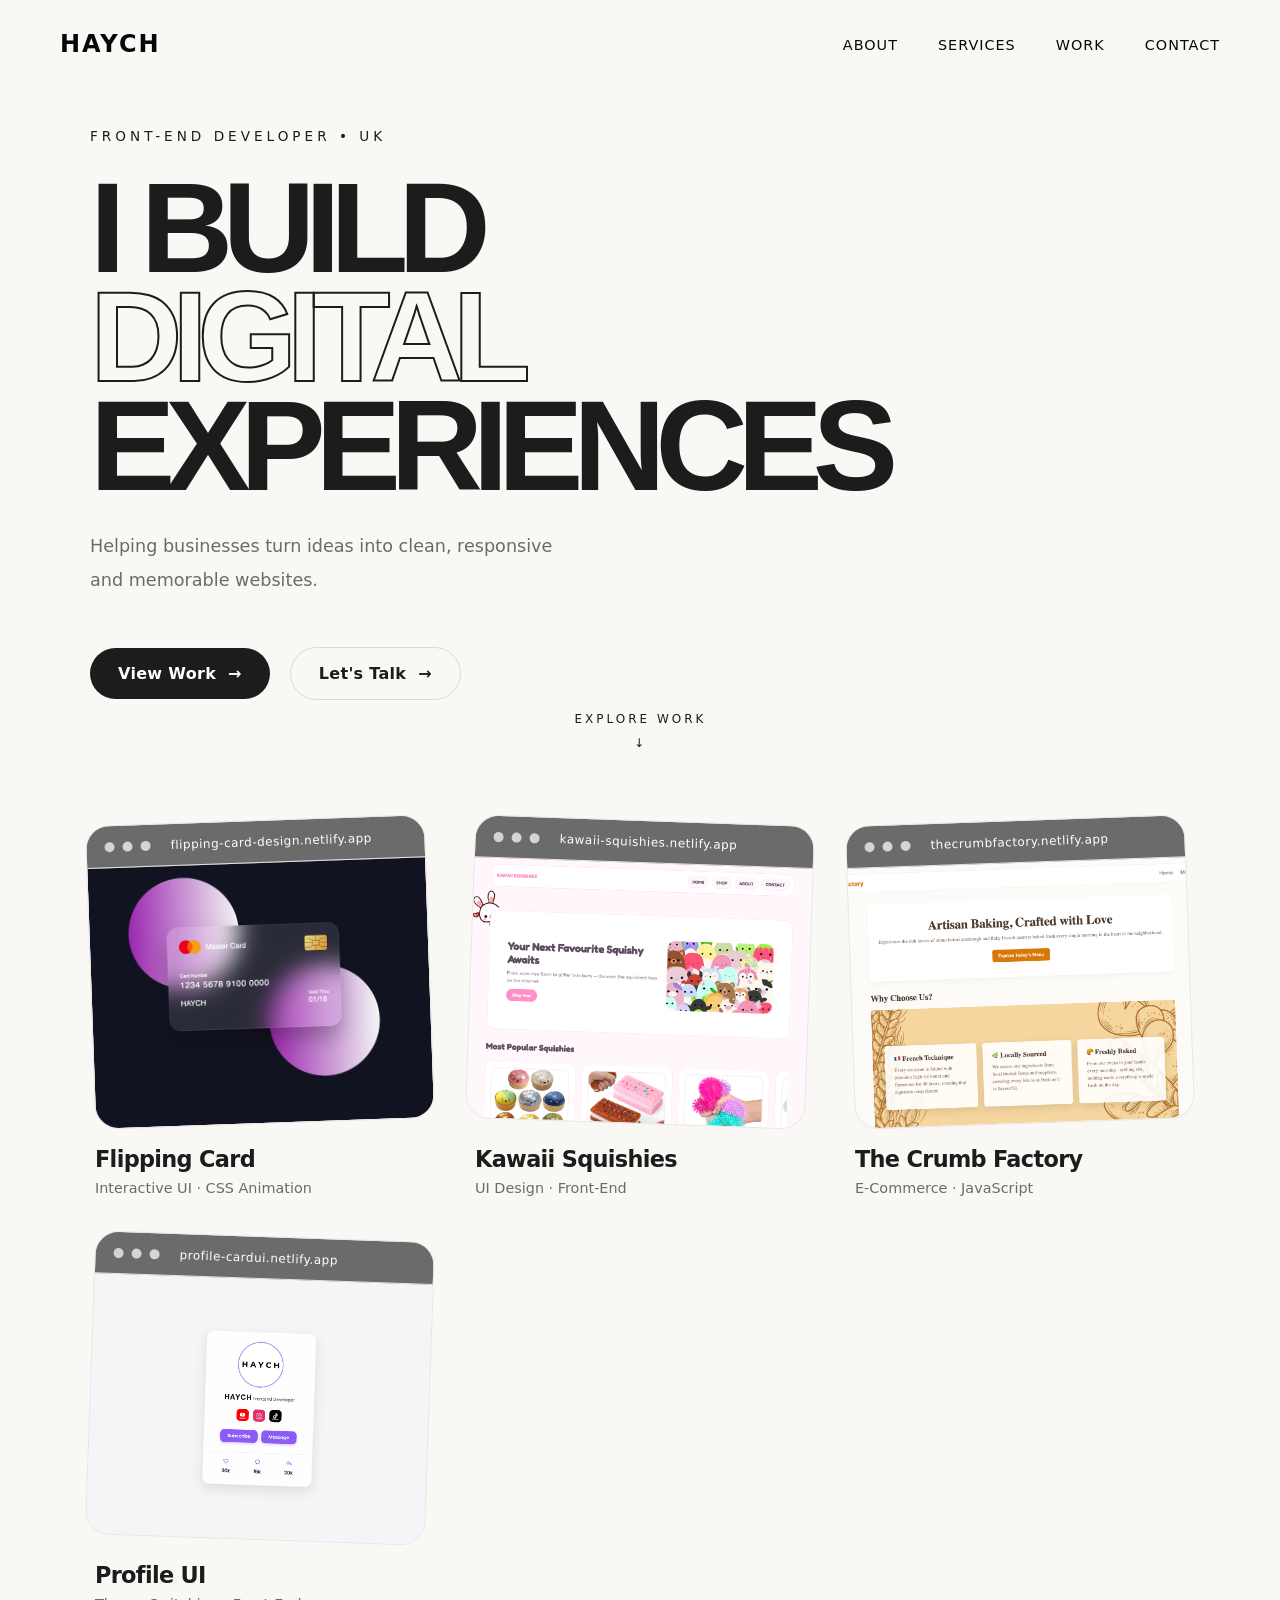
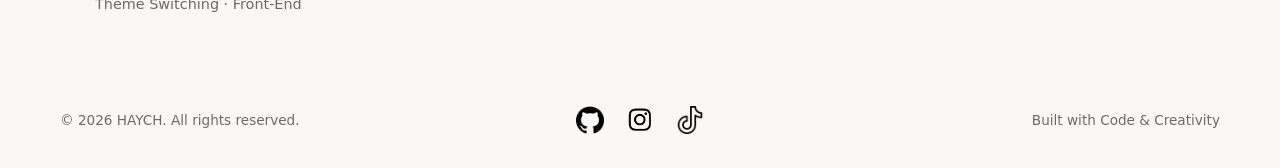
<file: index.html>
<!DOCTYPE html>
<html lang="en">
<head>
  <meta charset="UTF-8">
  <meta name="viewport" content="width=device-width, initial-scale=1.0">
  <title>HAYCH | HOME</title>
  <link rel="stylesheet" href="styles.css">
  <script src="main.js" defer></script>
  <link href="https://fonts.cdnfonts.com/css/soehne" rel="stylesheet">
</head>

<body>

  <nav class="site-nav">
    <div class="site-nav-logo">
      <a href="index.html" class="site-nav-logo-link">
        <span class="site-logo">HAYCH</span>
      </a>
    </div>

    <ul class="site-nav-links">
      <li><a href="about.html" class="site-nav-link">About</a></li>
      <li><a href="services.html" class="site-nav-link">Services</a></li>
      <li><a href="work.html" class="site-nav-link">Work</a></li>
      <li><a href="contact.html" class="site-nav-link">Contact</a></li>
    </ul>

    <button class="nav-toggle" id="navToggle" aria-label="Open menu" aria-expanded="false" aria-controls="mobileMenu">
      <span class="nav-toggle-bar"></span>
      <span class="nav-toggle-bar"></span>
      <span class="nav-toggle-bar"></span>
    </button>
  </nav>

  <div class="mobile-menu" id="mobileMenu">
    <ul class="mobile-menu-links">
      <li><a href="about.html" class="mobile-menu-link">About</a></li>
      <li><a href="services.html" class="mobile-menu-link">Services</a></li>
      <li><a href="work.html" class="mobile-menu-link">Work</a></li>
      <li><a href="contact.html" class="mobile-menu-link">Contact</a></li>
    </ul>
  </div>

  <main class="home">
    <div class="hero-stage">
      <section class="hero scroll-reveal">

          <div class="hero-left">
              <p class="hero-tag">FRONT-END DEVELOPER • UK</p>

              <h1 class="hero-title">
                I BUILD
                <span class="outline">DIGITAL</span>
                EXPERIENCES
              </h1>

              <p class="hero-description">
                  Helping businesses turn ideas into clean,
                  responsive and memorable websites.
              </p>

              <div class="hero-buttons">
                  <a href="work.html" class="btn-primary">
                      View Work
                  </a>

                  <a href="contact.html" class="btn-secondary">
                      Let's Talk
                  </a>
              </div>
          </div>

          <div class="hero-scroll">
            <span>Explore Work</span>
            <span class="arrow">↓</span>
          </div>

      </section>
    </div>

    <div class="work-preview-grid">
 
        <a href="https://flipping-card-design.netlify.app/" class="project-card scroll-reveal delay-1" target="_blank" rel="noopener">
          <div class="project-card-window">
            <div class="project-card-bar">
              <span class="project-card-dot"></span>
              <span class="project-card-dot"></span>
              <span class="project-card-dot"></span>
              <span class="project-card-url">flipping-card-design.netlify.app</span>
            </div>
            <div class="project-card-image">
              <img src="images/project1.png" alt="Flipping Card project preview">
            </div>
          </div>
          <div class="project-card-info">
            <h3 class="project-card-title">Flipping Card</h3>
            <p class="project-card-tag">Interactive UI · CSS Animation</p>
          </div>
        </a>
 
        <a href="https://kawaii-squishies.netlify.app/" class="project-card scroll-reveal delay-2" target="_blank" rel="noopener">
          <div class="project-card-window">
            <div class="project-card-bar">
              <span class="project-card-dot"></span>
              <span class="project-card-dot"></span>
              <span class="project-card-dot"></span>
              <span class="project-card-url">kawaii-squishies.netlify.app</span>
            </div>
            <div class="project-card-image">
              <img src="images/project2.png" alt="Kawaii Squishies project preview">
            </div>
          </div>
          <div class="project-card-info">
            <h3 class="project-card-title">Kawaii Squishies</h3>
            <p class="project-card-tag">UI Design · Front-End</p>
          </div>
        </a>

        <a href="https://thecrumbfactory.netlify.app/" class="project-card scroll-reveal delay-3" target="_blank" rel="noopener">
          <div class="project-card-window">
            <div class="project-card-bar">
              <span class="project-card-dot"></span>
              <span class="project-card-dot"></span>
              <span class="project-card-dot"></span>
              <span class="project-card-url">thecrumbfactory.netlify.app</span>
            </div>
            <div class="project-card-image">
              <img src="images/project4.png" alt="The Crumb Factory project preview">
            </div>
          </div>
          <div class="project-card-info">
            <h3 class="project-card-title">The Crumb Factory</h3>
            <p class="project-card-tag">E-Commerce · JavaScript</p>
          </div>
        </a>
 
        <a href="https://profile-cardui.netlify.app/" class="project-card scroll-reveal delay-1" target="_blank" rel="noopener">
          <div class="project-card-window">
            <div class="project-card-bar">
              <span class="project-card-dot"></span>
              <span class="project-card-dot"></span>
              <span class="project-card-dot"></span>
              <span class="project-card-url">profile-cardui.netlify.app</span>
            </div>
            <div class="project-card-image">
              <img src="images/project3.png" alt="Profile UI project preview">
            </div>
          </div>
          <div class="project-card-info">
            <h3 class="project-card-title">Profile UI</h3>
            <p class="project-card-tag">Theme Switching · Front-End</p>
          </div>
        </a>
 
      </div>
  </main>

  <footer class="site-footer scroll-reveal">
    <div class="site-footer-container">

      <p class="site-footer-copy">
        &copy; 2026 HAYCH. All rights reserved.
      </p>

      <div class="site-footer-socials">
        <a href="https://github.com/haych21" class="site-footer-social-link">
          <img src="images/github.png" class="site-footer-icon" alt="GitHub">
        </a>

        <a href="https://www.instagram.com/_.haychh1" class="site-footer-social-link">
          <img src="images/ig.png" class="site-footer-icon" alt="Instagram">
        </a>

        <a href="https://www.tiktok.com/@haychhh.1" class="site-footer-social-link">
          <img src="images/tiktok.png" class="site-footer-icon" alt="TikTok">
        </a>
      </div>

      <div class="site-footer-meta">
        Built with Code & Creativity
      </div>

    </div>
  </footer>

</body>
</html>
</file>
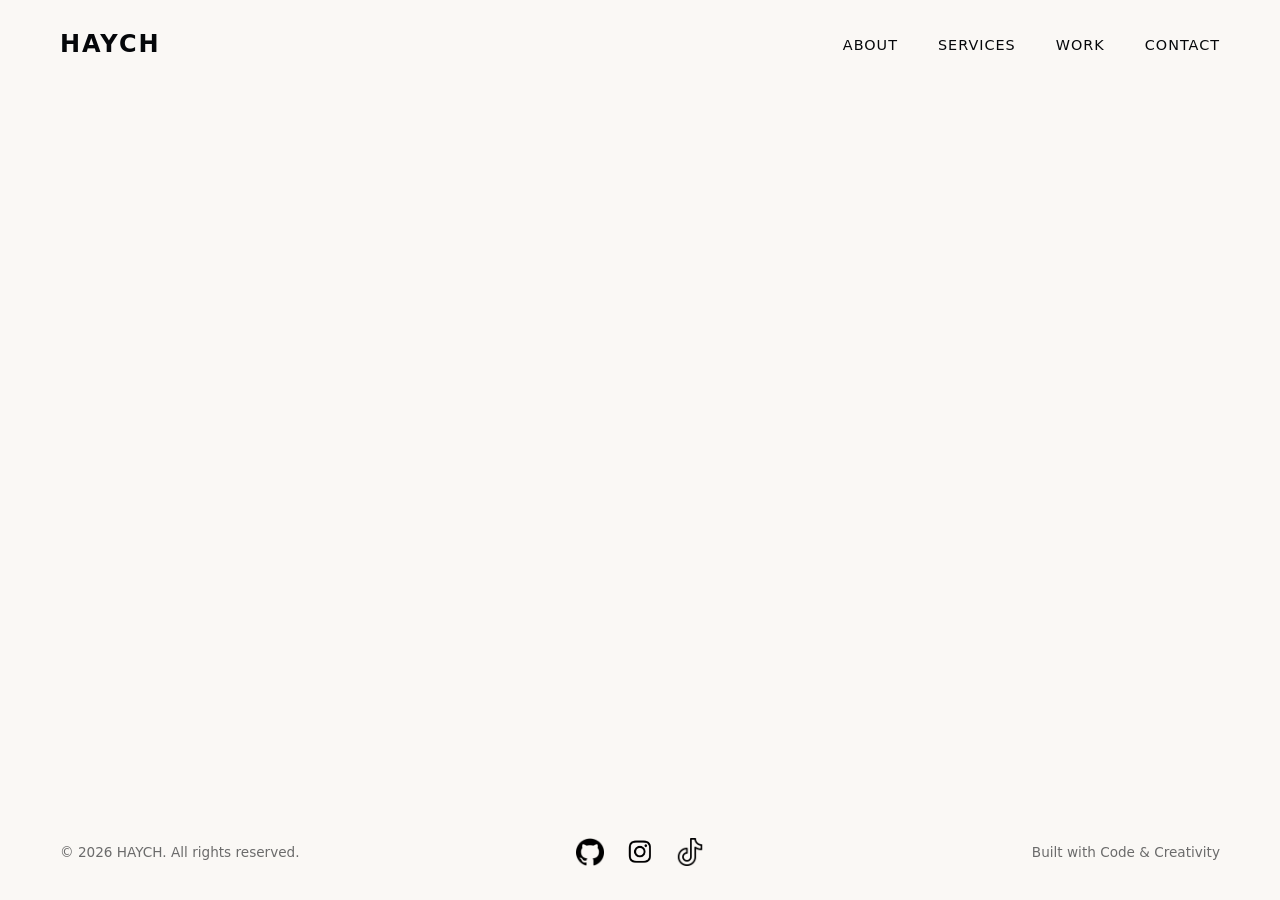
<file: contact.html>
<!DOCTYPE html>
<html lang="en">
<head>
    <meta charset="UTF-8">
    <meta name="viewport" content="width=device-width, initial-scale=1.0">
    <link rel="stylesheet" href="styles.css">
    <title> Haych | WORK</title>
</head>
<body>
 
  <!-- NAV -->
  <nav class="site-nav">
    <div class="site-nav-logo">
      <a href="index.html" class="site-nav-logo-link">
        <span class="site-logo">HAYCH</span>
      </a>
    </div>

    <ul class="site-nav-links">
      <li><a href="about.html" class="site-nav-link">About</a></li>
      <li><a href="services.html" class="site-nav-link">Services</a></li>
      <li><a href="work.html" class="site-nav-link">Work</a></li>
      <li><a href="contact.html" class="site-nav-link">Contact</a></li>
    </ul>

    <button class="nav-toggle" id="navToggle" aria-label="Open menu" aria-expanded="false" aria-controls="mobileMenu">
      <span class="nav-toggle-bar"></span>
      <span class="nav-toggle-bar"></span>
      <span class="nav-toggle-bar"></span>
    </button>
  </nav>

  <!-- MOBILE MENU -->
  <div class="mobile-menu" id="mobileMenu">
    <ul class="mobile-menu-links">
      <li><a href="about.html" class="mobile-menu-link">About</a></li>
      <li><a href="services.html" class="mobile-menu-link">Services</a></li>
      <li><a href="work.html" class="mobile-menu-link">Work</a></li>
      <li><a href="contact.html" class="mobile-menu-link">Contact</a></li>
    </ul>
  </div>

  <main></main>

  <!-- ================= FOOTER ================= -->
  <footer class="site-footer">
    <div class="site-footer-container">

      <p class="site-footer-copy">
        &copy; 2026 HAYCH. All rights reserved.
      </p>

      <div class="site-footer-socials">
        <a href="https://github.com/haych21" target="_blank" class="site-footer-social-link">
          <img src="images/github.png" class="site-footer-icon" alt="GitHub">
        </a>

        <a href="https://www.instagram.com/_.haychh1" target="_blank" class="site-footer-social-link">
          <img src="images/ig.png" class="site-footer-icon" alt="Instagram">
        </a>

        <a href="https://www.tiktok.com/@haychhh.1" target="_blank" class="site-footer-social-link">
          <img src="images/tiktok.png" class="site-footer-icon" alt="TikTok">
        </a>
      </div>

      <div class="site-footer-meta">
        Built with Code & Creativity
      </div>

    </div>
  </footer>


</body>
</html>
</file>
<file: styles.css>
/* =========================
   ROOT
========================= */

:root {
    --bg: #FAF8F5;            /* Soft warm paper */
    --surface: #FFFFFF;
    --border: #E8E3DD;
    --text: #1C1C1C;          /* Deep ink */
    --muted: #6B6B6B;

    /* Accent & Hover */
    --accent: #1C1C1C;        
    --accent-hover: #6B6B6B;  
}

/* =========================
   RESET
========================= */

* {
    margin:0;
    padding:0;
    box-sizing:border-box;
}

html,
body {
    height:100%;
}

body {
    font-family:"Söhne", system-ui, sans-serif;
    background:var(--bg);
    color:var(--text);
    min-height:100vh;
    display:flex;
    flex-direction:column;
    overflow-x: hidden;
}

main {
    flex:1;
    display:flex;
    flex-direction:column;
}

/* =========================
   SCROLL ANIMATIONS
========================= */

.scroll-reveal {
    opacity: 0;
    transform: translateY(30px);
    transition: opacity 0.8s cubic-bezier(0.16, 1, 0.3, 1), transform 0.8s cubic-bezier(0.16, 1, 0.3, 1);
    will-change: opacity, transform;
}

.scroll-reveal.visible {
    opacity: 1;
    transform: translateY(0);
}

/* Stagger delay helpers */
.delay-1 { transition-delay: 0.1s; }
.delay-2 { transition-delay: 0.2s; }
.delay-3 { transition-delay: 0.3s; }

/* =========================
   NAVIGATION
========================= */

.site-nav {
    width:100%;
    display:flex;
    justify-content:space-between;
    align-items:center;
    padding:30px 60px;
    position:relative;
    z-index:100;
    pointer-events:none;
    mix-blend-mode:difference;
}

.site-nav-logo,
.site-nav-logo-link,
.site-nav-links,
.site-nav-link {
    pointer-events:auto;
}

.site-nav-logo-link {
    text-decoration:none;
}

.site-logo {
    font-size:1.5rem;
    font-weight:900;
    letter-spacing:2px;
    color:white;
}

.site-nav-links {
    display:flex;
    gap:40px;
    list-style:none;
}

.site-nav-link {
    color:white;
    text-decoration:none;
    font-size:.9rem;
    font-weight:500;
    letter-spacing:1px;
    text-transform:uppercase;
}

/* =========================
   MOBILE NAV BUTTON
========================= */

.nav-toggle {
    display:none;
    flex-direction:column;
    gap:6px;
    width:32px;
    background:none;
    border:none;
    cursor:pointer;
    pointer-events:auto;
}

.nav-toggle-bar {
    height:2px;
    width:32px;
    background:white;
    transition:.35s ease;
}

.nav-toggle-bar:nth-child(2){
    width:24px;
}

.nav-toggle.active .nav-toggle-bar:nth-child(1){
    transform:translateY(8px) rotate(45deg);
}

.nav-toggle.active .nav-toggle-bar:nth-child(2){
    opacity:0;
}

.nav-toggle.active .nav-toggle-bar:nth-child(3){
    transform:translateY(-8px) rotate(-45deg);
}

/* =========================
   MOBILE MENU
========================= */

.mobile-menu {
    position:fixed;
    inset:0;
    background:var(--text);
    z-index:200;
    display:flex;
    justify-content:center;
    align-items:center;
    opacity:0;
    visibility:hidden;
    transform:translateY(-20px);
    transition:.4s ease;
}

.mobile-menu.active {
    opacity:1;
    visibility:visible;
    transform:none;
}

.mobile-menu-links {
    list-style:none;
    display:flex;
    flex-direction:column;
    gap:32px;
    text-align:center;
}

.mobile-menu-link {
    color:white;
    text-decoration:none;
    font-size:2.5rem;
    font-weight:800;
    text-transform:uppercase;
}

/* =========================
   HOME
========================= */

.home{
  flex:1;
  width:100%;
  padding:40px 7vw 60px;
  position: relative;
  overflow: visible;
  display: flex;
  flex-direction: column;
}

/* HERO */
.hero{
    width:100%;
    max-width:1600px;
    margin: 0 auto;
    display:grid;
    grid-template-columns:1.2fr .8fr;
    align-items:center;
    gap:80px;
    position:relative;
    z-index:2;
}

.hero-tag{
    font-size:.85rem;
    text-transform:uppercase;
    letter-spacing:4px;
    color:var(--accent);
    margin-bottom:30px;
}

.hero-title{
    font-size:clamp(5rem,10vw,9rem);
    line-height:.85;
    letter-spacing:-.08em;
    font-weight:900;
    margin-bottom:30px;
    font-family: sans-serif;
}

.hero-title span{
    color:var(--accent);
}

.hero-title .outline{
    color: transparent;
    -webkit-text-stroke: 2px var(--accent);
}

.hero-description{
    max-width:500px;
    color:var(--muted);
    line-height:1.9;
    font-size:1.1rem;
    margin-bottom:50px;
}

/* BUTTONS */
.hero-buttons{
    display:flex;
    align-items:center;
    gap:20px;
    margin-top:10px;
}

.btn-primary{
    display:inline-flex;
    align-items:center;
    gap:12px;
    padding:16px 28px;
    background:var(--text);
    color:#fff;
    text-decoration:none;
    font-weight:600;
    letter-spacing:.3px;
    border-radius:999px;
    transition:all .3s ease;
}

.btn-primary::after{
    content:"→";
    transition:transform .3s ease;
}

.btn-primary:hover{
    transform:translateY(-2px);
}

.btn-primary:hover::after{
    transform:translateX(4px);
}

.btn-secondary{
    display:inline-flex;
    align-items:center;
    gap:12px;
    padding:16px 28px;
    background:transparent;
    color:var(--text);
    text-decoration:none;
    font-weight:600;
    letter-spacing:.3px;
    border:1.5px solid #d8d8d8;
    border-radius:999px;
    transition:all .3s ease;
}

.btn-secondary::after{
    content:"→";
    transition:transform .3s ease;
}

.btn-secondary:hover{
    border-color:var(--text);
    transform:translateY(-2px);
}

.btn-secondary:hover::after{
    transform:translateX(4px);
}

.hero-scroll {
    position:absolute;
    bottom:-50px;
    left:50%;
    transform:translateX(-50%);
    display:flex;
    flex-direction:column;
    align-items:center;
    gap:10px;
    font-size:.75rem;
    letter-spacing:3px;
    text-transform:uppercase;
    color:var(--accent);
    animation:float 2s infinite ease-in-out;
}

@keyframes float {
    0%,100%{ transform:translate(-50%,0); }
    50%{ transform:translate(-50%,8px); }
}

/* =========================
   WORK PREVIEW SECTION
========================= */

.work-preview-grid {
    width:100%;
    max-width:1600px;
    margin:120px auto 0;
    display:grid;
    grid-template-columns:repeat(3, 1fr);
    gap:40px;
    position:relative;
    z-index:2;
}

.project-card {
    text-decoration:none;
    color:var(--text);
    display:flex;
    flex-direction:column;
    transition:transform .35s ease;
}

.project-card:hover {
    transform:translateY(-8px);
}

.project-card-window {
    background:#f7f7f7;
    border:1px solid #e7e7e7;
    border-radius:24px;
    overflow:hidden;
    transition: transform .4s cubic-bezier(.2,.8,.2,1), box-shadow .35s ease, border-color .35s ease;
}

.project-card:nth-child(odd) .project-card-window{
    transform: rotate(-2deg);
}

.project-card:nth-child(even) .project-card-window{
    transform: rotate(2deg);
}

.project-card:hover .project-card-window {
    border-color:#d4d4d4;
    box-shadow: 0 30px 70px rgba(0,0,0,.08);
    transform: rotate(0deg);
}

.project-card-bar {
    height:42px;
    display:flex;
    align-items:center;
    gap:8px;
    padding:0 18px;
    border-bottom:1px solid #e5e5e5;
    background: var(--muted);
}

.project-card-dot {
    width:10px;
    height:10px;
    border-radius:50%;
    background:#d4d4d4;
}

.project-card-url {
    margin-left:12px;
    font-size:.75rem;
    color:var(--surface);
    letter-spacing:.5px;
}

.project-card-image {
    height:260px;
    overflow:hidden;
}

.project-card-image img {
    width:100%;
    height:100%;
    object-fit:cover;
    display:block;
}

.project-card-info {
    padding:22px 5px 0;
}

.project-card-title {
    font-size:1.4rem;
    font-weight:800;
    letter-spacing:-.03em;
}

.project-card-ext {
    color: #999;
    font-weight:500;
}

.project-card-tag {
    margin-top:8px;
    font-size:.9rem;
    color:var(--muted);
}

/* =========================
   WHO I AM SECTION
========================= */

.who-section{
    padding:120px 7vw 140px;
    min-height:auto;
    display:flex;
    align-items:flex-start;
}

.who-container {
    width:100%;
    max-width:1400px;
    margin:auto;
    position:relative;
    z-index:1;
}

.who-background {
    position:absolute;
    top:-20%;
    left:2%;
    font-size:clamp(5rem,10vw,9rem);
    font-weight:900;
    letter-spacing:-.08em;
    color:rgba(255,159,96,.12);
    pointer-events:none;
    user-select:none;
}

.who-content {
    position:relative;
    z-index:2;
    max-width:750px;
}

.who-title {
    font-size:clamp(5rem,9vw,8rem);
    line-height:.88;
    letter-spacing:-.07em;
    font-weight:900;
}

.who-title span {
    color:var(--accent);
}

.who-description {
    margin-top:45px;
    max-width:620px;
    font-size:1.1rem;
    line-height:1.8;
    color:var(--muted);
}

.who-tags {
    display:flex;
    flex-wrap:wrap;
    gap:15px;
    margin-top:40px;
}

.who-tag {
    padding:12px 22px;
    border-radius:999px;
    background:var(--surface);
    border:1px solid var(--border);
    font-weight:600;
    transition:.3s ease;
}

.who-tag:hover {
    border-color:var(--accent);
    transform:translateY(-4px);
}

/* =========================
   PINNED NOTES
========================= */

.who-note{
    position:absolute;
    width:260px;
    height:220px;
    display:flex;
    flex-direction:column;
    justify-content:center;
    padding:35px;
    background-size:contain;
    background-repeat:no-repeat;
    background-position:center;
    font-family:"Patrick Hand", cursive;
    transition:.35s ease;
    z-index:5;
}

.who-note small{
    display:block;
    font-family:"Söhne",sans-serif;
    font-size:.55rem;
    text-transform:uppercase;
    letter-spacing:3px;
    color:var(--accent);
    margin-bottom:12px;
}

.who-note p{
    font-size:1.5rem;
    line-height:1.2;
    font-weight:500;
    color:#242424;
}

.who-note-one{
    right:16%;
    top:-16%;
    transform:rotate(5deg);
    background-image:url("images/pinned-note.png");
    width: 275px;
    height: 275px;
    z-index: 3;
}

.who-note-two{
    right:10%;
    bottom:10%;
    transform:rotate(-6deg);
    background-image:url("images/scrap-note.png");
    z-index: 3;
}

.who-note-three{
    left:55%;
    bottom:8%;
    transform:rotate(10deg);
    background-image:url("images/paperclip-note.png");
    z-index: 1;
}

.who-note-one small,
.who-note-one p {
    transform:translate(50px,-5px);
}
.who-note-one p { font-size: 1rem; }

.who-note-two small,
.who-note-two p {
    transform:translate(20px,-10px) rotate(-2deg);
}

.who-note-three small {
    font-size: .50rem;
    transform:translate(30px,-8px) rotate(12deg);
}

.who-note-three p {
    font-size: 1.2rem;
    transform:translate(25px,-8px) rotate(12deg);
}

/* =========================
   WORKFLOW
========================= */

.workflow{
    padding:120px 7vw;
}

.workflow-container{
    max-width:1400px;
}

.workflow-header{
    max-width:750px;
    margin-bottom:90px;
}

.workflow-header h2{
    font-size:clamp(2.8rem,5vw,4.5rem);
    line-height:.95;
    letter-spacing:-.06em;
}

.workflow-list{
    display:grid;
    grid-template-columns:repeat(2,1fr);
    gap:80px 100px;
}

.workflow-item{
    position:relative;
    padding:45px 0;
    transition: transform .35s ease;
}

.workflow-number{
    position:absolute;
    top:0;
    left:0;
    font-size:5rem;
    font-weight:900;
    letter-spacing:-5px;
    line-height:1;
    color:var(--accent);
    opacity:.12;
    transition:.35s ease;
}

.workflow-content{
    position:relative;
    z-index:2;
}

.workflow-content h3{
    font-size:2rem;
    letter-spacing:-.05em;
    margin-bottom:18px;
    transition:.35s ease;
}

.workflow-content p{
    max-width:420px;
    color:var(--muted);
    line-height:1.8;
    font-size:1rem;
    margin-bottom:25px;
}

.workflow-tools{
    display:flex;
    flex-wrap:wrap;
    gap:10px;
}

.workflow-tools span{
    padding:8px 14px;
    border-radius:999px;
    background:var(--surface);
    border:1px solid var(--border);
    font-size:.8rem;
    font-weight:600;
    transition:.35s ease;
}

.workflow-item:hover{
    transform:translateY(-10px);
}

.workflow-item:hover .workflow-number{
    opacity:.25;
    transform:scale(1.1);
}

.workflow-item:hover h3{
    color:var(--accent);
}

.workflow-item:hover .workflow-tools span{
    background:var(--accent);
    color:white;
    border-color:var(--accent);
}

.workflow-item:nth-child(2){ margin-top:60px; }
.workflow-item:nth-child(4){ margin-top:30px; }

/* =========================
   PERSONAL
========================= */

.personal{
    padding: 160px 7vw 100px;
}

.personal-container{
    max-width:1400px;
    margin:auto;
    display:grid;
    grid-template-columns:0.8fr 1fr;
    gap: 120px;
    align-items:center;
}

.personal-content{
    max-width:500px;
}

.personal-content h2{
    font-size:clamp(2.8rem,5vw,5rem);
    line-height:.95;
    letter-spacing:-.06em;
    margin-bottom:30px;
}

.personal-content p{
    color:var(--muted);
    line-height:1.8;
    font-size:1.05rem;
}

.personal-tags{
    display:flex;
    flex-wrap:wrap;
    gap:12px;
    margin-top:35px;
}

.personal-tags span{
    padding:12px 20px;
    background:#fff;
    border-radius:999px;
    border:1px solid var(--border);
    transition:.3s;
}

.personal-tags span:hover{
    background:var(--accent);
    color:white;
    border-color:var(--accent);
}

.personal-images{
    position:relative;
    height:550px;
    margin-left:-60px;
}

.personal-image{
    position:absolute;
    overflow:hidden;
    border-radius:28px;
    border:1px solid var(--border);
    box-shadow: 0 20px 45px rgba(0,0,0,.08);
    transition:.5s ease;
}

.personal-image img{
    width:100%;
    height:100%;
    object-fit:cover;
    display:block;
    transition:.6s ease;
}

.personal-image:hover{
    transform:translateY(-12px) rotate(0deg);
}

.personal-image:hover img{
    transform:scale(1.08);
}

.image-one{
    width:280px;
    height:340px;
    top:0;
    left:80px;
    transform:rotate(-8deg);
}

.image-two{
    width:240px;
    height:260px;
    top:80px;
    right:0;
    transform:rotate(6deg);
}

.image-three{
    width:230px;
    height:230px;
    bottom:0;
    left:0;
    transform:rotate(7deg);
}

.image-four{
    width:260px;
    height:220px;
    bottom:20px;
    right:60px;
    transform:rotate(-6deg);
}

/* =========================
   WORK PAGE
========================= */

.work-page{
    padding-bottom:150px;
    overflow:visible;
    background:var(--bg);
    color:var(--text);
}

.work-hero{
    max-width:1400px;
    margin:150px auto 80px;
    padding:0 8vw;
}

.work-eyebrow{
    text-transform:uppercase;
    letter-spacing:5px;
    font-size:.7rem;
    margin-bottom:30px;
    color:var(--accent);
}

.work-hero h1{
    font-size:clamp(4rem,9vw,9rem);
    line-height:.85;
    letter-spacing:-.08em;
    max-width:1000px;
    color:var(--text);
}

.work-hero h1 span{
    display:block;
    color:var(--accent);
}

.work-intro{
    max-width:550px;
    margin-top:40px;
    font-size:1.2rem;
    line-height:1.8;
    color:var(--muted);
}

.featured-work {
    max-width: 1400px;
    margin: auto;
    padding: 0 8vw;
    display: grid;
    grid-template-columns: 1.3fr .7fr;
    gap: 80px;
    align-items: center;
}

.work-browser {
    border-radius: 25px;
    overflow: hidden;
    background: var(--surface);
    border: 1px solid var(--border);
    box-shadow: 0 40px 100px rgba(23, 23, 23, .12);
    transition: .4s ease;
    display: flex;
    flex-direction: column;
}

.work-browser:hover {
    transform: translateY(-12px);
    box-shadow: 0 50px 120px rgba(23, 23, 23, .18);
}

.browser-bar {
    height: 45px;
    display: flex;
    gap: 8px;
    align-items: center;
    padding-left: 20px;
    background: var(--surface);
    border-bottom: 1px solid var(--border);
    flex-shrink: 0; 
}

.browser-bar span {
    width: 11px;
    height: 11px;
    border-radius: 50%;
}

.browser-bar span:nth-child(1) { background: #ff7b72; }
.browser-bar span:nth-child(2) { background: #ffd166; }
.browser-bar span:nth-child(3) { background: #34d399; }

.work-browser video {
    width: 100%;
    display: block;
    aspect-ratio: 17 / 9.5; 
    object-fit: cover; 
    object-position: center bottom; 
    border-bottom-left-radius: inherit;
    border-bottom-right-radius: inherit;
}

.work-browser img{
    width: 100%;
    object-fit: cover;
}

.project-number{
    font-size:.7rem;
    letter-spacing:4px;
    text-transform:uppercase;
    color:var(--accent);
    margin-bottom:20px;
}

.featured-details h2{
    font-size:4rem;
    letter-spacing:-.06em;
    line-height:.95;
    color: #8B5E3C;
}

.featured-details p{
    line-height:1.8;
    color:var(--muted);
}

.works-grid{
    max-width:1400px;
    margin:120px auto;
    padding:0 8vw;
    display:grid;
    grid-template-columns:repeat(2,1fr);
    gap:120px 60px;
}

.work-item{
    transition:.4s ease;
}

.work-item:hover{
    transform:translateY(-10px);
}

.work-info{
    margin-top:30px;
}

.work-info h3{
    font-size:2.3rem;
    letter-spacing:-.05em;
    color:var(--text);
}

.work-info p{
    line-height:1.7;
    color:var(--muted);
}

.work-info span{
    font-size:.75rem;
    text-transform:uppercase;
    letter-spacing:3px;
    color:var(--accent);
}

.stack{
    display:flex;
    gap:10px;
    flex-wrap:wrap;
    margin:25px 0;
}

.stack span{
    border:1px solid var(--border);
    background:var(--surface);
    color:var(--text);
    padding:8px 15px;
    border-radius:50px;
    font-size:.8rem;
}

.actions{
    display:flex;
    gap:20px;
}

.actions a{
    text-decoration:none;
    padding:12px 22px;
    border-radius:50px;
    border:1px solid var(--border);
    color:var(--text);
    background:var(--surface);
    transition:.3s ease;
}

.actions a:first-child{
    background:var(--accent);
    color:white;
    border-color:var(--accent);
}

.actions a:hover{
    transform:translateY(-3px);
}

/* ==========================================================================
   SERVICES PAGE STYLES
   ========================================================================== */

.services-page {
    max-width: 1400px;
    margin: 0 auto;
    padding: 120px 7vw 140px;
}

.services-hero {
    max-width: 800px;
    margin-bottom: 5rem;
}

.services-eyebrow {
    display: inline-block;
    font-size: 0.85rem;
    font-weight: 700;
    text-transform: uppercase;
    letter-spacing: 0.15em;
    color: var(--accent);
    margin-bottom: 1.25rem;
}

.services-title {
    font-size: clamp(3rem, 7vw, 5.5rem);
    font-weight: 900;
    line-height: 0.95;
    letter-spacing: -0.05em;
    color: var(--text);
    margin-bottom: 1.5rem;
}

.services-intro {
    font-size: clamp(1.1rem, 2vw, 1.35rem);
    color: var(--muted);
    line-height: 1.8;
    max-width: 620px;
}

.studio-desk {
    margin-bottom: 8rem;
}

.desk-title {
    font-size: clamp(2rem, 4vw, 3rem);
    font-weight: 800;
    letter-spacing: -0.04em;
    margin-bottom: 0.5rem;
    color: var(--text);
}

.desk-subtitle {
    color: var(--muted);
    font-size: 1.05rem;
    margin-bottom: 3rem;
}

.desk-layout {
    display: grid;
    grid-template-columns: repeat(auto-fit, minmax(340px, 1fr));
    gap: 2.5rem;
}

.desk-card {
    background: var(--surface);
    border: 1px solid var(--border);
    border-radius: 24px;
    padding: 2rem;
    display: flex;
    flex-direction: column;
    justify-content: space-between;
    transition: transform 0.35s ease, box-shadow 0.35s ease, border-color 0.35s ease;
    position: relative;
    overflow: hidden;
}

.desk-card:hover {
    transform: translateY(-8px);
    border-color: #D4D4D4;
    box-shadow: 0 30px 70px rgba(0, 0, 0, 0.08);
}

.desk-card img {
    width: 100%;
    height: auto;
    border-radius: 12px;
    object-fit: cover;
    display: block;
}

.browser-window {
    border-radius: 12px;
    overflow: hidden;
    background: #FAFAFA;
    border: 1px solid var(--border);
    margin-bottom: 1.5rem;
}

.browser-top {
    background: var(--bg);
    padding: 10px 14px;
    display: flex;
    align-items: center;
    gap: 6px;
    border-bottom: 1px solid var(--border);
}

.browser-top span {
    width: 9px;
    height: 9px;
    border-radius: 50%;
}

.browser-top span:nth-child(1) { background-color: #FF5F56; }
.browser-top span:nth-child(2) { background-color: #FFBD2E; }
.browser-top span:nth-child(3) { background-color: #27C93F; }

.note-card {
    background: var(--surface);
    border: 1px dashed var(--border);
}

.note-paper {
    display: flex;
    flex-direction: column;
    height: 100%;
    justify-content: space-between;
}

.note-paper small {
    display: inline-block;
    font-size: 0.75rem;
    font-weight: 700;
    letter-spacing: 0.12em;
    text-transform: uppercase;
    color: var(--accent);
    margin-bottom: 1rem;
}

.code-window {
    background: #111111;
    border-radius: 12px;
    padding: 1.25rem;
    border: 1px solid var(--border);
    margin-bottom: 1.5rem;
}

.code-window pre {
    font-family: 'Fira Code', 'Courier New', monospace;
    font-size: 0.88rem;
    color: #38BDF8;
    line-height: 1.5;
    white-space: pre-wrap;
}

.polaroid-card img,
.sketch-card img,
.folder-card img {
    margin-bottom: 1.5rem;
    border: 1px solid var(--border);
}

.desk-content {
    margin-top: auto;
}

.desk-label {
    font-size: 0.8rem;
    font-weight: 700;
    text-transform: uppercase;
    letter-spacing: 0.1em;
    color: var(--accent);
    margin-bottom: 0.4rem;
}

.desk-card h3,
.note-paper h3 {
    font-size: 1.35rem;
    font-weight: 700;
    letter-spacing: -0.01em;
    color: var(--text);
    margin-bottom: 0.6rem;
}

.desk-card p,
.note-paper p {
    font-size: 0.95rem;
    color: var(--muted);
    line-height: 1.6;
    margin-bottom: 1.25rem;
}

.desk-card a,
.note-paper a {
    display: inline-flex;
    align-items: center;
    font-size: 0.9rem;
    font-weight: 700;
    color: var(--text);
    text-decoration: none;
    transition: color 0.2s ease, transform 0.2s ease;
}

.desk-card a:hover,
.note-paper a:hover {
    color: var(--muted);
    transform: translateX(4px);
}

.process {
    margin-bottom: 8rem;
}

.process-eyebrow {
    font-size: 0.85rem;
    font-weight: 700;
    text-transform: uppercase;
    letter-spacing: 0.15em;
    color: var(--accent);
    margin-bottom: 2rem;
}

.process-grid {
    display: grid;
    grid-template-columns: repeat(auto-fit, minmax(240px, 1fr));
    gap: 1.5rem;
}

.process-grid article {
    background: var(--surface);
    border: 1px solid var(--border);
    border-radius: 18px;
    padding: 2.2rem 1.8rem;
    position: relative;
    overflow: hidden;
    transition: border-color 0.2s ease, transform 0.2s ease;
}

.process-grid article:hover {
    border-color: var(--text);
    transform: translateY(-4px);
}

.process-grid article span {
    position: absolute;
    top: -12px;
    right: 12px;
    font-size: 4rem;
    font-weight: 900;
    color: rgba(0, 0, 0, 0.04);
    user-select: none;
    pointer-events: none;
}

.process-grid article h3 {
    font-size: 1.25rem;
    font-weight: 700;
    color: var(--text);
    margin-bottom: 0.5rem;
    position: relative;
    z-index: 1;
}

.process-grid article p {
    font-size: 0.95rem;
    color: var(--muted);
    line-height: 1.6;
    position: relative;
    z-index: 1;
}

.services-cta {
    text-align: center;
    padding: 5rem 2rem;
    background: var(--surface);
    border: 1px solid var(--border);
    border-radius: 28px;
    margin-bottom: 4rem;
}

.services-cta p {
    font-size: 0.9rem;
    font-weight: 700;
    text-transform: uppercase;
    letter-spacing: 0.15em;
    color: var(--muted);
    margin-bottom: 1rem;
}

.services-cta h2 {
    font-size: clamp(2.2rem, 4vw, 3.5rem);
    font-weight: 900;
    line-height: 1.1;
    letter-spacing: -0.03em;
    color: var(--text);
    margin-bottom: 2.25rem;
}

.services-cta a {
    display: inline-block;
    padding: 1rem 2.25rem;
    background-color: var(--text);
    color: #ffffff;
    font-size: 1rem;
    font-weight: 600;
    border-radius: 999px;
    text-decoration: none;
    transition: transform 0.3s ease, background-color 0.3s ease;
}

.services-cta a:hover {
    transform: translateY(-3px);
    background-color: var(--accent-hover);
}

/* =========================
   FOOTER
========================= */

.site-footer {
    width:100%;
    padding:40px 60px;
    margin-top:auto;
}

.site-footer-container {
    display:flex;
    justify-content:space-between;
    align-items:center;
    position:relative;
}

.site-footer-socials {
    position:absolute;
    left:50%;
    transform:translateX(-50%);
    display:flex;
    gap:22px;
}

.site-footer-social-link {
    display:flex;
    align-items:center;
}

.site-footer-icon {
    width:28px;
    height:28px;
}

.site-footer-copy,
.site-footer-meta {
    font-size:.85rem;
    color:var(--muted);
}

/* ==========================================================================
   RESPONSIVE & MOBILE MEDIA QUERIES (ALL PAGES)
   ========================================================================== */

@media (max-width: 1024px) {
    .site-nav {
        padding: 30px 40px;
    }

    .hero {
        grid-template-columns: 1fr;
        gap: 50px;
    }

    .work-preview-grid {
        grid-template-columns: repeat(2, 1fr);
        gap: 30px;
    }

    .featured-work {
        grid-template-columns: 1fr;
        gap: 40px;
    }

    .personal-container {
        grid-template-columns: 1fr;
        gap: 60px;
    }

    .personal-images {
        margin-left: 0;
        height: 450px;
    }

    .who-note {
        display: none; /* Hide decorative floating notes on tablet/mobile to prevent overlap */
    }
}

@media (max-width: 768px) {
    /* Navigation */
    .site-nav {
        padding: 20px 25px;
    }

    .site-nav-links {
        display: none;
    }

    .nav-toggle {
        display: flex;
    }

    /* Home Hero */
    .home {
        padding: 20px 25px 60px;
    }

    .hero-title {
        font-size: clamp(3.5rem, 13vw, 5rem);
    }

    .hero-buttons {
        flex-direction: column;
        width: 100%;
    }

    .btn-primary,
    .btn-secondary {
        justify-content: center;
        width: 100%;
    }

    /* Preview & Grid Pages */
    .work-preview-grid,
    .works-grid {
        grid-template-columns: 1fr;
        margin-top: 60px;
        gap: 40px;
        padding: 0;
    }

    .project-card:nth-child(odd) .project-card-window,
    .project-card:nth-child(even) .project-card-window {
        transform: none; /* Straighten cards on mobile screens */
    }

    /* Workflow Section */
    .workflow {
        padding: 80px 25px;
    }

    .workflow-list {
        grid-template-columns: 1fr;
        gap: 40px;
    }

    .workflow-item:nth-child(2),
    .workflow-item:nth-child(4) {
        margin-top: 0;
    }

    /* Who Section */
    .who-section {
        padding: 80px 25px;
    }

    .who-title {
        font-size: clamp(3.5rem, 12vw, 5rem);
    }

    /* Personal Section */
    .personal {
        padding: 80px 25px;
    }

    .personal-images {
        display: grid;
        grid-template-columns: repeat(2, 1fr);
        height: auto;
        gap: 15px;
    }

    .personal-image {
        position: relative;
        width: 100% !important;
        height: 200px !important;
        top: auto !important;
        left: auto !important;
        right: auto !important;
        bottom: auto !important;
        transform: none !important;
    }

    /* Work Page */
    .work-hero {
        margin: 80px auto 40px;
        padding: 0 25px;
    }

    .featured-work {
        padding: 0 25px;
    }

    .featured-details h2 {
        font-size: 2.8rem;
    }

    /* Services Page */
    .services-page {
        padding: 80px 25px 60px;
    }

    .desk-layout {
        grid-template-columns: 1fr;
    }

    .services-cta {
        padding: 3.5rem 1.5rem;
    }

    /* Footer */
    .site-footer {
        padding: 40px 25px;
    }

    .site-footer-container {
        flex-direction: column;
        gap: 25px;
        text-align: center;
    }

    .site-footer-socials {
        position: static;
        transform: none;
        order: 2;
    }
}
</file>
